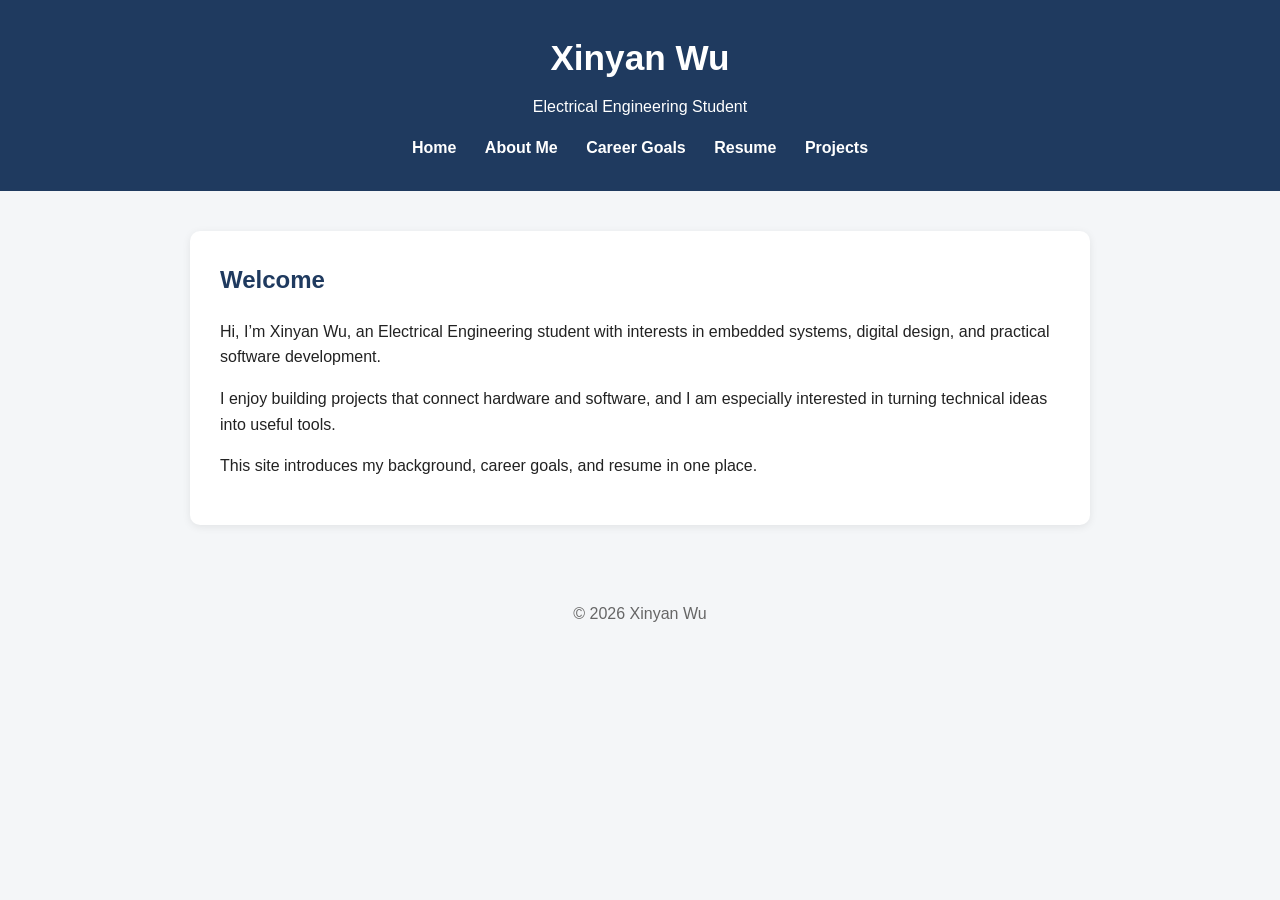
<file: index.html>
<!DOCTYPE html>
<html lang="en">
<head>
    <meta charset="UTF-8">
    <meta name="viewport" content="width=device-width, initial-scale=1.0">
    <title>Xinyan Wu | Home</title>
    <link rel="stylesheet" href="style.css">
</head>
<body>
    <header>
        <h1>Xinyan Wu</h1>
        <p>Electrical Engineering Student</p>
        <nav>
            <a href="index.html">Home</a>
            <a href="aboutme.html">About Me</a>
            <a href="careergoals.html">Career Goals</a>
            <a href="resume.html">Resume</a>
            <a href="projects.html">Projects</a>
        </nav>
    </header>

    <main>
        <section class="card">
            <h2>Welcome</h2>
            <p>
                Hi, I’m Xinyan Wu, an Electrical Engineering student with interests in
                embedded systems, digital design, and practical software development.
            </p>
            <p>
                I enjoy building projects that connect hardware and software, and I am
                especially interested in turning technical ideas into useful tools.
            </p>
            <p>
                This site introduces my background, career goals, and resume in one place.
            </p>
        </section>
    </main>

    <footer>
        <p>© 2026 Xinyan Wu</p>
    </footer>
</body>
</html>
</file>
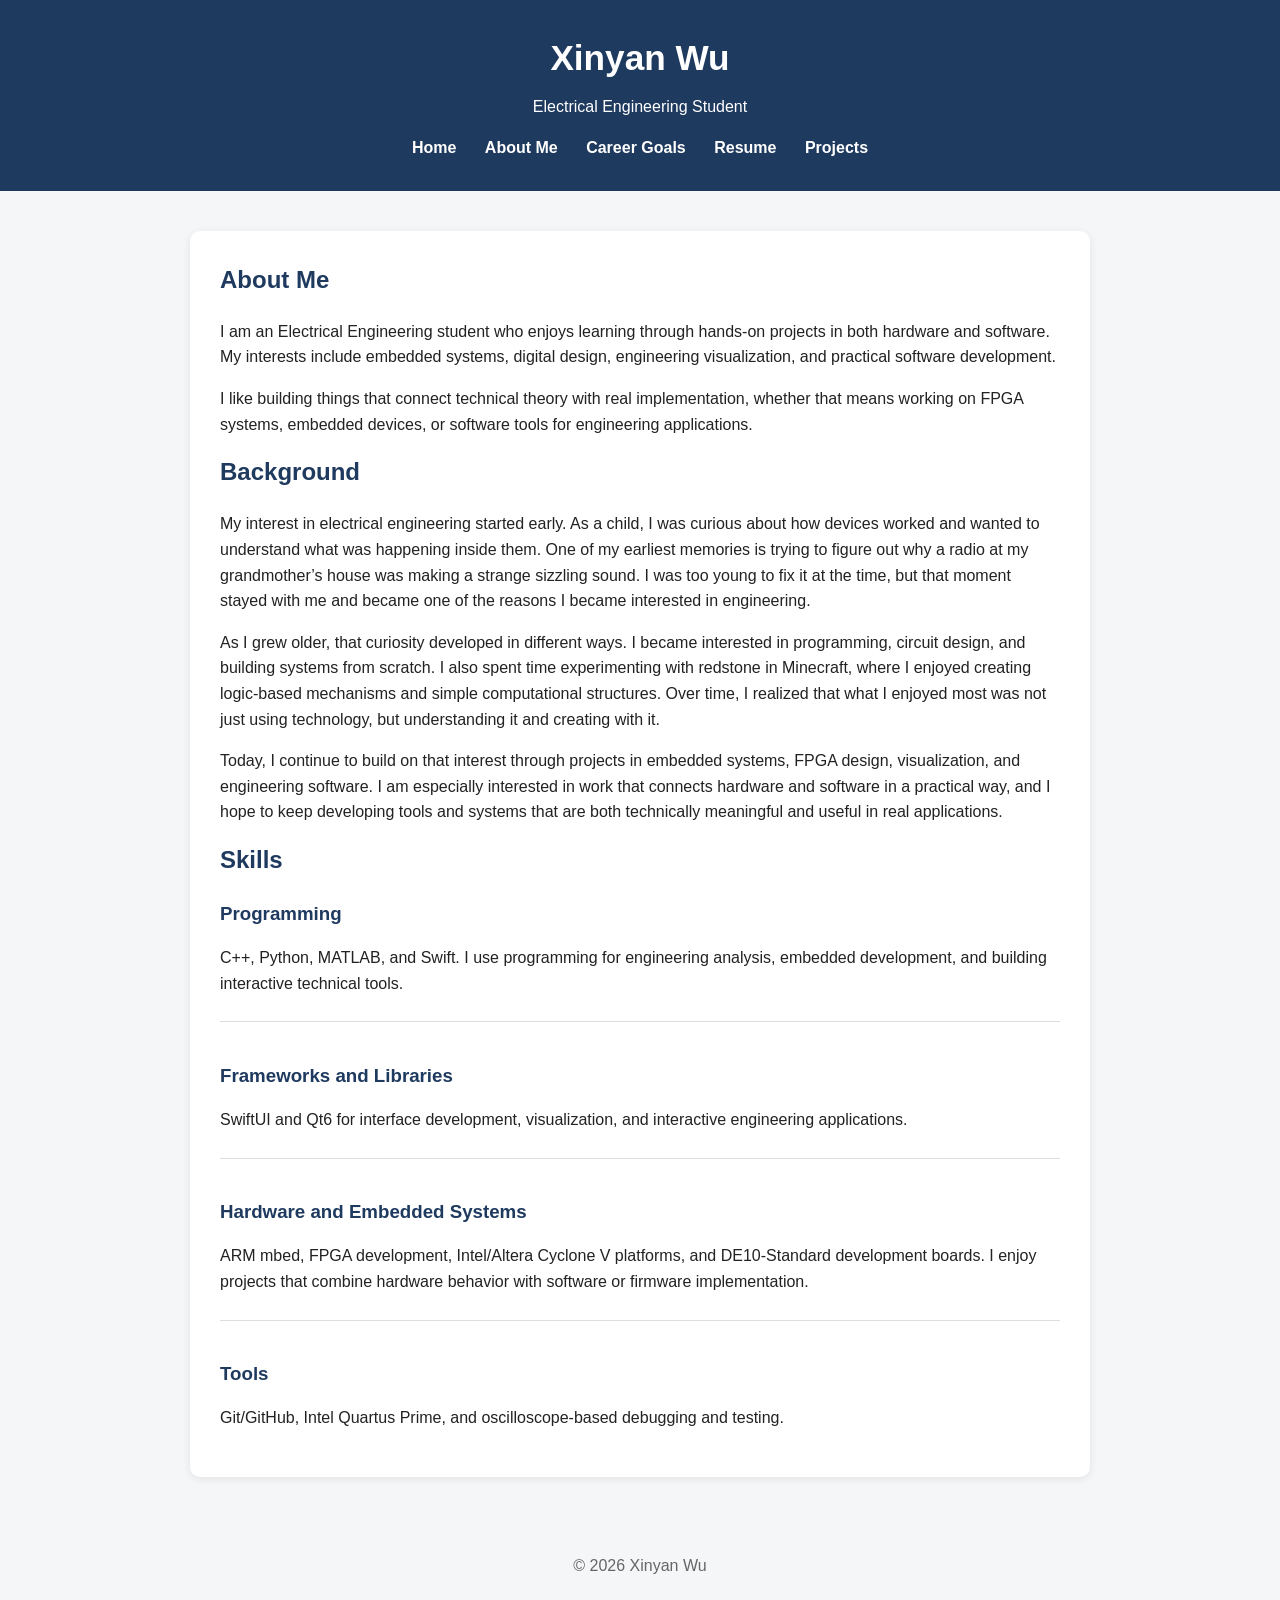
<file: aboutme.html>
<!DOCTYPE html>
<html lang="en">
<head>
    <meta charset="UTF-8">
    <meta name="viewport" content="width=device-width, initial-scale=1.0">
    <title>Xinyan Wu | About Me</title>
    <link rel="stylesheet" href="style.css">
</head>
<body>
    <header>
        <h1>Xinyan Wu</h1>
        <p>Electrical Engineering Student</p>
        <nav>
            <a href="index.html">Home</a>
            <a href="aboutme.html">About Me</a>
            <a href="careergoals.html">Career Goals</a>
            <a href="resume.html">Resume</a>
            <a href="projects.html">Projects</a>
        </nav>
    </header>

    <main>
        <section class="card">
            <h2>About Me</h2>
            <p>
                I am an Electrical Engineering student who enjoys learning through
                hands-on projects in both hardware and software. My interests include
                embedded systems, digital design, engineering visualization, and
                practical software development.
            </p>
            <p>
                I like building things that connect technical theory with real
                implementation, whether that means working on FPGA systems, embedded
                devices, or software tools for engineering applications.
            </p>

            <h2>Background</h2>
            <p>
                My interest in electrical engineering started early. As a child, I was
                curious about how devices worked and wanted to understand what was
                happening inside them. One of my earliest memories is trying to figure
                out why a radio at my grandmother’s house was making a strange sizzling
                sound. I was too young to fix it at the time, but that moment stayed
                with me and became one of the reasons I became interested in engineering.
            </p>
            <p>
                As I grew older, that curiosity developed in different ways. I became
                interested in programming, circuit design, and building systems from
                scratch. I also spent time experimenting with redstone in Minecraft,
                where I enjoyed creating logic-based mechanisms and simple computational
                structures. Over time, I realized that what I enjoyed most was not just
                using technology, but understanding it and creating with it.
            </p>
            <p>
                Today, I continue to build on that interest through projects in embedded
                systems, FPGA design, visualization, and engineering software. I am
                especially interested in work that connects hardware and software in a
                practical way, and I hope to keep developing tools and systems that are
                both technically meaningful and useful in real applications.
            </p>

            <h2>Skills</h2>

            <div class="projectItem">
                <h3>Programming</h3>
                <p>
                    C++, Python, MATLAB, and Swift. I use programming for engineering
                    analysis, embedded development, and building interactive technical
                    tools.
                </p>
            </div>

            <div class="projectItem">
                <h3>Frameworks and Libraries</h3>
                <p>
                    SwiftUI and Qt6 for interface development, visualization, and
                    interactive engineering applications.
                </p>
            </div>

            <div class="projectItem">
                <h3>Hardware and Embedded Systems</h3>
                <p>
                    ARM mbed, FPGA development, Intel/Altera Cyclone V platforms, and
                    DE10-Standard development boards. I enjoy projects that combine
                    hardware behavior with software or firmware implementation.
                </p>
            </div>

            <div class="projectItem">
                <h3>Tools</h3>
                <p>
                    Git/GitHub, Intel Quartus Prime, and oscilloscope-based debugging
                    and testing.
                </p>
            </div>
        </section>
    </main>

    <footer>
        <p>© 2026 Xinyan Wu</p>
    </footer>
</body>
</html>
</file>
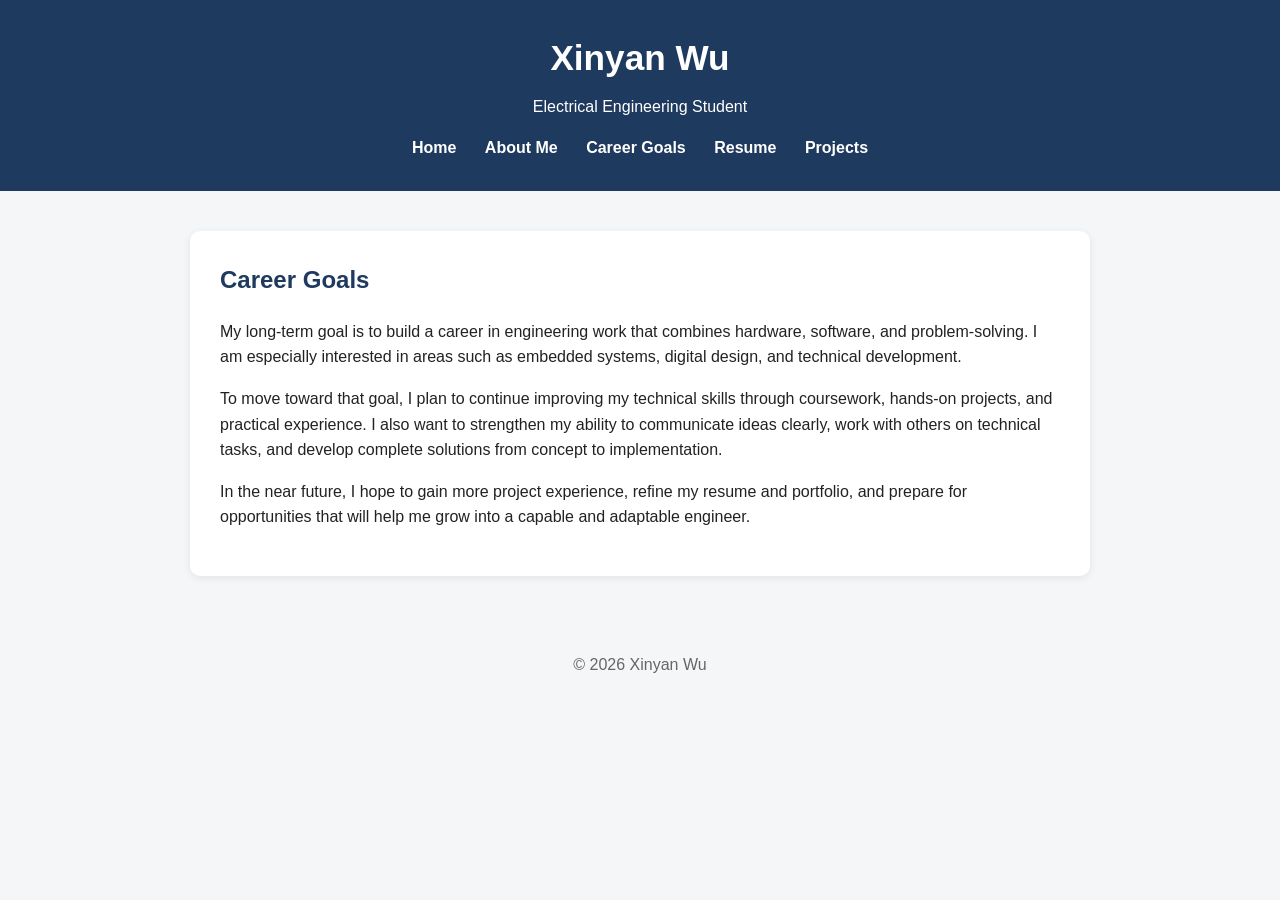
<file: careergoals.html>
<!DOCTYPE html>
<html lang="en">
<head>
    <meta charset="UTF-8">
    <meta name="viewport" content="width=device-width, initial-scale=1.0">
    <title>Xinyan Wu | Career Goals</title>
    <link rel="stylesheet" href="style.css">
</head>
<body>
    <header>
        <h1>Xinyan Wu</h1>
        <p>Electrical Engineering Student</p>
        <nav>
            <a href="index.html">Home</a>
            <a href="aboutme.html">About Me</a>
            <a href="careergoals.html">Career Goals</a>
            <a href="resume.html">Resume</a>
            <a href="projects.html">Projects</a>
        </nav>
    </header>

    <main>
        <section class="card">
            <h2>Career Goals</h2>
            <p>
                My long-term goal is to build a career in engineering work that combines
                hardware, software, and problem-solving. I am especially interested in areas
                such as embedded systems, digital design, and technical development.
            </p>
            <p>
                To move toward that goal, I plan to continue improving my technical skills
                through coursework, hands-on projects, and practical experience. I also want
                to strengthen my ability to communicate ideas clearly, work with others on
                technical tasks, and develop complete solutions from concept to implementation.
            </p>
            <p>
                In the near future, I hope to gain more project experience, refine my resume
                and portfolio, and prepare for opportunities that will help me grow into a
                capable and adaptable engineer.
            </p>
        </section>
    </main>

    <footer>
        <p>© 2026 Xinyan Wu</p>
    </footer>
</body>
</html>
</file>
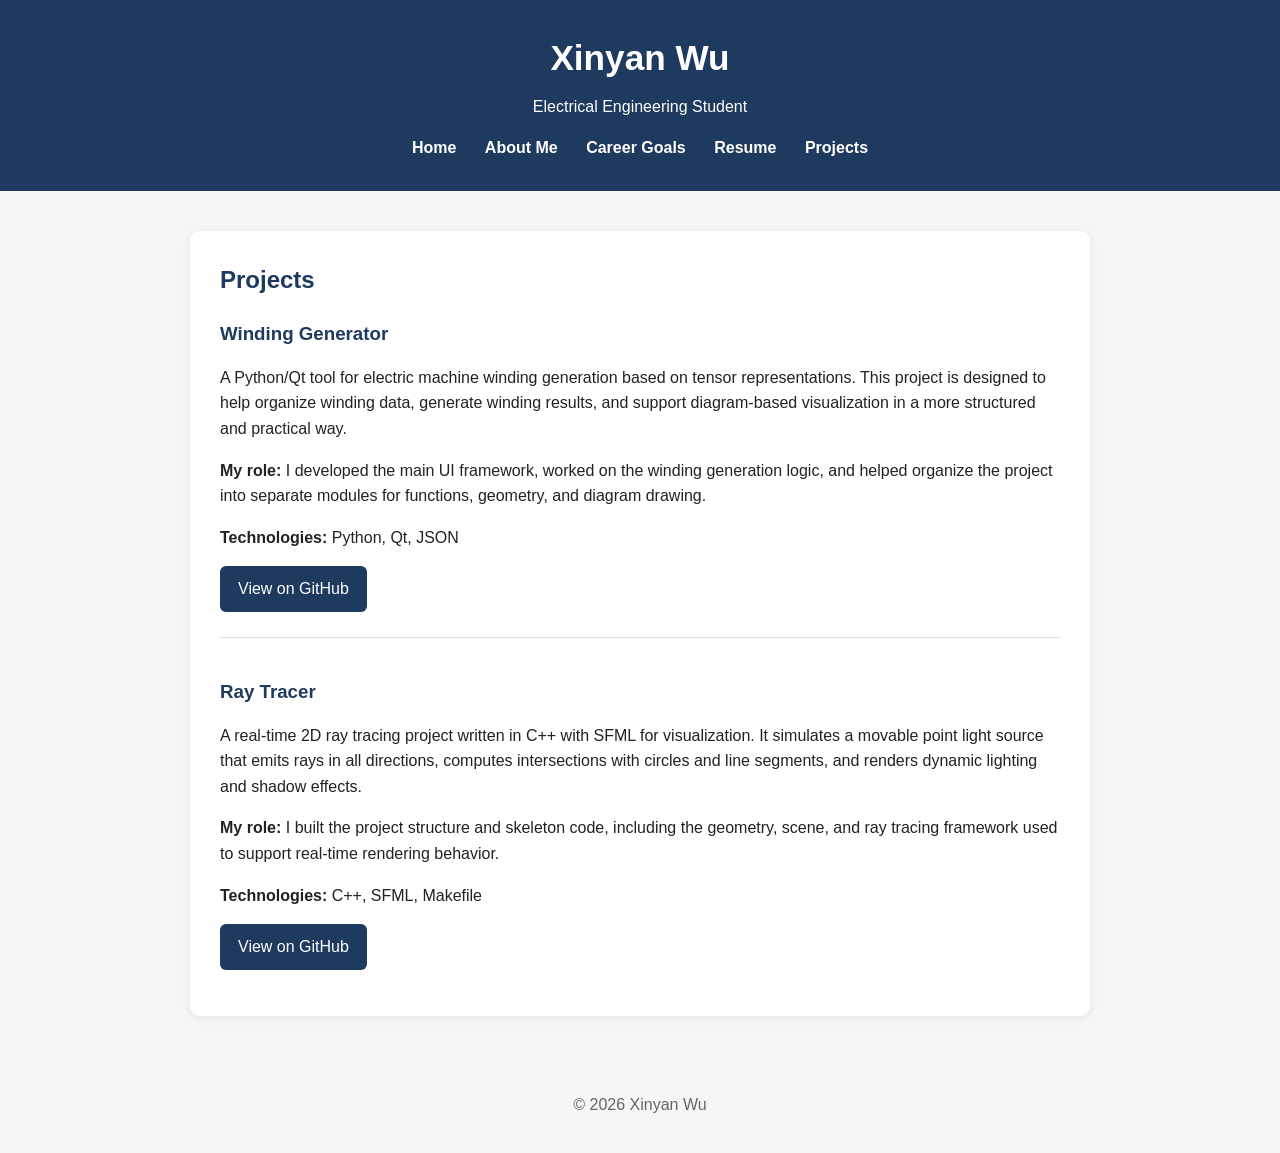
<file: projects.html>
<!DOCTYPE html>
<html lang="en">
<head>
    <meta charset="UTF-8">
    <meta name="viewport" content="width=device-width, initial-scale=1.0">
    <title>Xinyan Wu | Projects</title>
    <link rel="stylesheet" href="style.css">
</head>
<body>
    <header>
        <h1>Xinyan Wu</h1>
        <p>Electrical Engineering Student</p>
        <nav>
            <a href="index.html">Home</a>
            <a href="aboutme.html">About Me</a>
            <a href="careergoals.html">Career Goals</a>
            <a href="resume.html">Resume</a>
            <a href="projects.html">Projects</a>
        </nav>
    </header>

    <main>
    <section class="card">
        <h2>Projects</h2>

        <div class="projectItem">
            <h3>Winding Generator</h3>
            <p>
                A Python/Qt tool for electric machine winding generation based on tensor
                representations. This project is designed to help organize winding data,
                generate winding results, and support diagram-based visualization in a
                more structured and practical way.
            </p>
            <p>
                <strong>My role:</strong> I developed the main UI framework, worked on the
                winding generation logic, and helped organize the project into separate
                modules for functions, geometry, and diagram drawing.
            </p>
            <p>
                <strong>Technologies:</strong> Python, Qt, JSON
            </p>
            <p>
                <a class="buttonLink" href="https://github.com/Feanorrrrr/winding-generator" target="_blank">View on GitHub</a>
            </p>
        </div>

        <div class="projectItem">
            <h3>Ray Tracer</h3>
            <p>
                A real-time 2D ray tracing project written in C++ with SFML for visualization.
                It simulates a movable point light source that emits rays in all directions,
                computes intersections with circles and line segments, and renders dynamic
                lighting and shadow effects.
            </p>
            <p>
                <strong>My role:</strong> I built the project structure and skeleton code,
                including the geometry, scene, and ray tracing framework used to support
                real-time rendering behavior.
            </p>
            <p>
                <strong>Technologies:</strong> C++, SFML, Makefile
            </p>
            <p>
                <a class="buttonLink" href="https://github.com/Feanorrrrr/ray-tracer" target="_blank">View on GitHub</a>
            </p>
        </div>
    </section>
</main>

    <footer>
        <p>© 2026 Xinyan Wu</p>
    </footer>
</body>
</html>
</file>
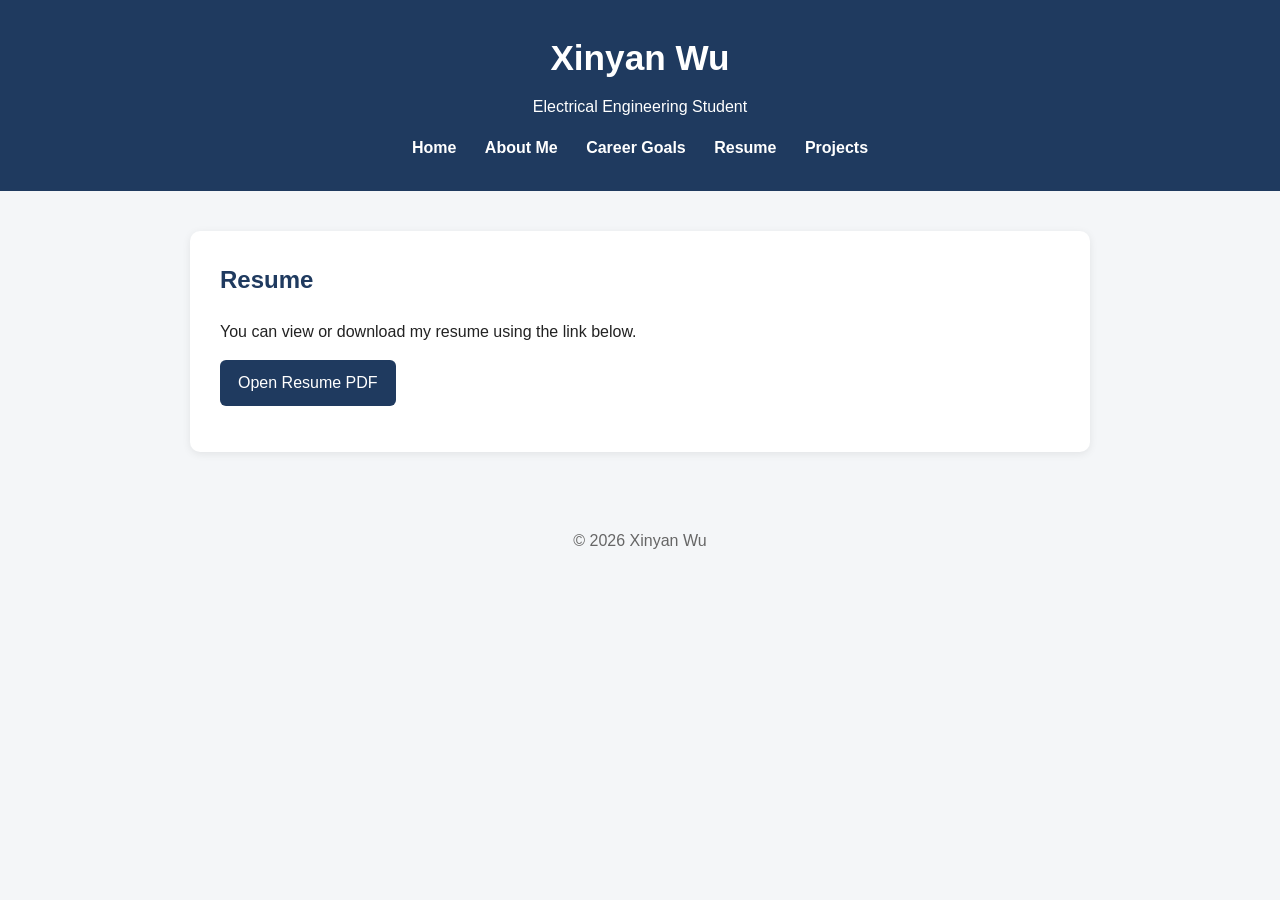
<file: resume.html>
<!DOCTYPE html>
<html lang="en">
<head>
    <meta charset="UTF-8">
    <meta name="viewport" content="width=device-width, initial-scale=1.0">
    <title>Xinyan Wu | Resume</title>
    <link rel="stylesheet" href="style.css">
</head>
<body>
    <header>
        <h1>Xinyan Wu</h1>
        <p>Electrical Engineering Student</p>
        <nav>
            <a href="index.html">Home</a>
            <a href="aboutme.html"> About Me</a>
            <a href="careergoals.html">Career Goals</a>
            <a href="resume.html">Resume</a>
            <a href="projects.html">Projects</a>
        </nav>
    </header>

    <main>
        <section class="card">
            <h2>Resume</h2>
            <p>
                You can view or download my resume using the link below.
            </p>
            <p>
                <a class="buttonLink" href="Xinyan Wu Resume_EE_2026.pdf" target="_blank">Open Resume PDF</a>
            </p>
        </section>
    </main>

    <footer>
        <p>© 2026 Xinyan Wu</p>
    </footer>
</body>
</html>
</file>
<file: style.css>
body
{
    font-family: Arial, sans-serif;
    margin: 0;
    padding: 0;
    background-color: #f4f6f8;
    color: #222;
    line-height: 1.6;
}

header
{
    background-color: #1f3a5f;
    color: white;
    padding: 30px 20px;
    text-align: center;
}

header h1
{
    margin: 0;
    font-size: 2.2rem;
}

header p
{
    margin: 8px 0 15px 0;
}

nav a
{
    color: white;
    text-decoration: none;
    margin: 0 12px;
    font-weight: bold;
}

nav a:hover
{
    text-decoration: underline;
}

main
{
    max-width: 900px;
    margin: 40px auto;
    padding: 0 20px;
}

.card
{
    background-color: white;
    padding: 30px;
    border-radius: 10px;
    box-shadow: 0 2px 8px rgba(0, 0, 0, 0.08);
}

h2
{
    margin-top: 0;
    color: #1f3a5f;
}

.buttonLink
{
    display: inline-block;
    background-color: #1f3a5f;
    color: white;
    padding: 10px 18px;
    border-radius: 6px;
    text-decoration: none;
}

.buttonLink:hover
{
    background-color: #2d507f;
}

footer
{
    text-align: center;
    padding: 20px;
    color: #666;
}
.projectItem
{
    margin-top: 25px;
    padding-top: 20px;
    border-top: 1px solid #ddd;
}

.projectItem:first-of-type
{
    border-top: none;
    padding-top: 0;
    margin-top: 10px;
}

.projectItem h3
{
    margin-bottom: 10px;
    color: #1f3a5f;
}
</file>
